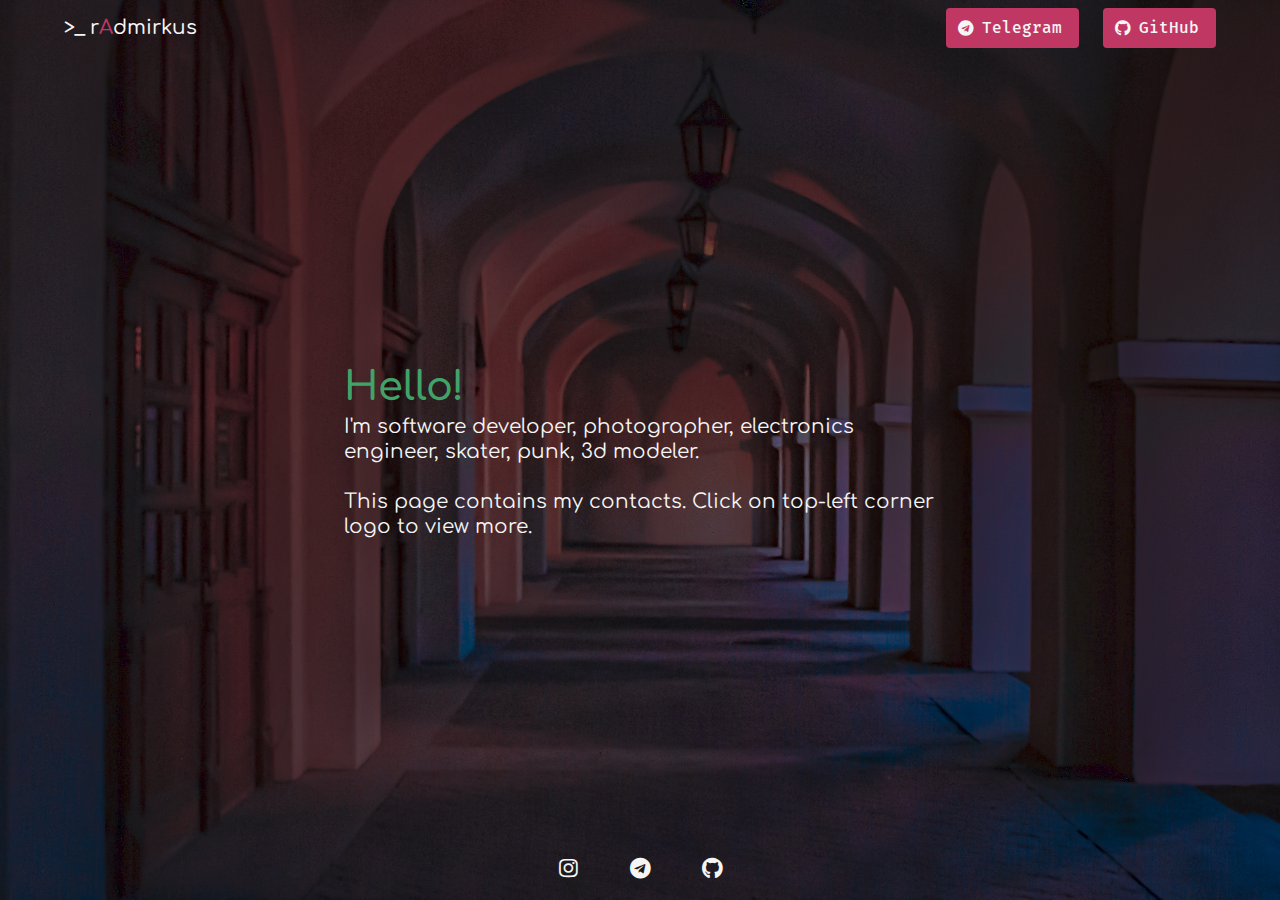
<file: index.html>
<!DOCTYPE html>
<html>
<head>
    <meta charset="utf-8">
    <meta name="viewport" content="width=device-width, initial-scale=1">
    <title>radmirkus</title>
    <link rel="stylesheet" href="css/bulma_styles.css">
    <link rel="stylesheet" href="css/styles.css">
    <link rel="stylesheet" href="resources/fontawesome-free-5.14.0-web/css/all.min.css">
    <style type="text/css">

        .hero {
            background: url(resources/pics/m_arc_kr_rebuilded.jpg) center / cover;
        }

        /*.hero {
            background: url(resources/pics/ryan-tang-ANJHXftvvJ8-unsplash.jpg) center / cover;
        }*/

        /*@media (max-width: 768px) {
            .hero {
                background: url(resources/pics/ryan-tang-ANJHXftvvJ8-unsplash2.webp) center / cover;
            }
        }*/
    </style>
</head>
<body>
    <section class="hero is-fullheight">
        <div class="hero-head">
            <div class="navbar">
                <div class="container">
                    <div class="navbar-brand is-size-5 has-text-weight-medium is-font-comforta-variable">
                        <a class="navbar-item" href="html/about.html" name="main">
                            >_ r
                            <span class="has-text-hibiscus">A</span>dmirkus
                        </a>

                        <!-- <div class="container navbar-item">
                             <a class="button is-hibiscus has-text-whitesmoke" href="html/about.html">
                                <span>About</span>
                            </a>
                        </div> -->
                        <!-- <a class="navbar-item" href=""><img src="resources/pics/other/logo_ver3.png" alt=""></a> -->
                    </div>
                    <!-- <div class="navbar-item">
                        <div class="tabs">
                            <ul>
                                <li><a href="about">About</a></li>
                            </ul>
                        </div>
                    </div> -->
                    <div class="navbar-menu">
                        <div class="navbar-end">
                            <!-- <div class="navbar-item"> -->
                                <!-- <a class="navbar-item is-hibiscus" href="https://t.me/notrademe">
                                    <span class="icon">
                                        <i class="fab fa-telegram"></i>
                                    </span>
                                    <span>Telegram</span>
                                </a>
                                <a class="navbar-item is-hibiscus" href="https://github.com/ideeockus">
                                    <span class="icon">
                                        <i class="fab fa-github"></i>
                                    </span>
                                    <span>GitHub</span>
                                </a> -->
                                <div class="navbar-item">
                                    <a class="button is-hibiscus has-text-whitesmoke" href="https://t.me/notrademe">
                                        <span class="icon">
                                            <i class="fab fa-telegram"></i>
                                        </span>
                                        <span>Telegram</span>
                                    </a>
                                </div>
                                <div class="navbar-item">
                                    <a class="button is-hibiscus has-text-whitesmoke" href="https://github.com/ideeockus">
                                        <span class="icon">
                                            <i class="fab fa-github"></i>
                                        </span>
                                        <span>GitHub</span>
                                    </a>
                                </div>
                            <!-- </div> -->
                        </div>
                    </div>
                </div>
            </div>
        </div>
        <div class="hero-body">
            <!-- <div class="container has-text-centered">
                <p class="title has-text-ocean_green">Hello,</p>
                <p class="subtitle has-text-whitesmoke">I'm software developer, UI/UX designer, photographer, 3d modeler and electronics engineer.</p>
            </div> -->
            <div class="column is-half is-offset-one-quarter">
                <p class="title has-text-ocean_green is-2">Hello!</p>
                <p class="subtitle is-font-comforta-variable">
                    I'm software developer, photographer, electronics engineer, skater, punk, 3d modeler.
                    <br><br>
                    This page contains my contacts. Click on top-left corner logo to view more.
                </p>
                <!-- <p class="text has-text-right is-font-comforta-variable"> <a href="html/about.html">more</a></p> -->
            </div>
        </div>
        <div class="hero-foot">
            <div class="tabs is-centered mb-3">
                <ul>
                    <li><a href="https://instagram.com/ideeockus">
                        <span class="icon"><i class="fab fa-lg fa-instagram"></i></span></a>
                    </li>

                    <!-- <li><a href="https://vk.com/radmirka74">
                        <span class="icon"><i class="fab fa-lg fa-vk"></i></span></a>
                    </li> -->

                    <!-- <li><a href="https://twitter.com/skyfaullt">
                        <span class="icon"><i class="fab fa-lg fa-twitter"></i></span></a>
                    </li> -->

                    <li><a href="https://t.me/notrademe">
                        <span class="icon"><i class="fab fa-lg fa-telegram"></i></span></a>
                    </li>

                    <li><a href="https://github.com/ideeockus">
                        <span class="icon"><i class="fab fa-lg fa-github"></i></span></a>
                    </li>
                </ul>
            </div>
        </div>
    </section>

    <!-- <section class="section has-background-ocean_green">
        <div class="columns">
            <div class="column has-text-centered is-two-thirds has-text-whitesmoke">
                <a href="" name="about"></a>
                <p class="subtitle has-text-electric_violet">About</p>
                <p>My name is Radmir. I am student of Kazan National Research Technical University. </p>
            </div>
        </div>
    </section>

    <section class="section has-background-hibiscus">
        <div class="columns">
            <div class="has-text-centered has-text-whitesmoke column is-two-thirds is-offset-one-third">
                <a href="" name="resume"></a>
                <p class="subtitle has-text-ripe_lemon">Resume</p>
                <p>Resume</p>
            </div>
        </div>
    </section>

    <section class="section has-background-electric_violet">
        <div class="columns">
            <div class="column has-text-centered is-two-thirds has-text-whitesmoke">
                <a href="" name="projects"></a>
                <p class="subtitle has-text-ocean_green">Projects</p>
                <p>Projects list </p>
            </div>
        </div>
    </section> -->

    <!-- <section class="section">
        <div class="columns">
            <div class="column is-offset-one-third has-text-centered is-two-thirds">
                <a href="" name="skills"></a>
                <p class="subtitle has-text-hibiscus">Skills</p>
                <p>Skills</p>
            </div>
        </div>
    </section> -->

    <!-- <a href="https://app.testdome.com/cert/ca5af9ba9b0f4303b0feee4c3296dc17">Python Certificate</a> -->

<!--     <section class="section">
        <div class="columns">
            <div class="column is-half">
                <div class="panel is-ocean_green has-text-centered">
                    <p class="panel-heading">
                        About me
                    </p>
                    <div class="panel-block">
                        <a href="" name="about"></a>
                        <p class="has-text-whitesmoke">My name is Radmir. I am student of Kazan National Research Technical University.</p>
                    </div>
                </div>
            </div>
    </section>

    <section class="section">
        <div class="columns">
            <div class="column is-offset-half is-half">
                <div class="panel is-electric_violet has-text-centered">
                    <p class="panel-heading">
                        Resume
                    </p>
                    <div class="panel-block">
                        <a href="" name="skills"></a>
                        <p class="has-text-whitesmoke">My resume</p>
                    </div>
                </div>
            </div>
    </section>

    <section class="section">
        <div class="columns">
            <div class="column is-half">
                <div class="panel is-hibiscus has-text-centered">
                    <p class="panel-heading">
                        Projects
                    </p>
                    <div class="panel-block has-text-whitesmoke">
                        <div class="container has-text-centered">
                            <a href="" name="skills"></a>
                            <ul>
                                <li>
                                    A simple game in vk. <a href="https://vk.com/app6159837_174471630">PLAY</a>
                                </li>
                                <li>
                                    Another
                                </li>
                            </ul>
                        </div>
                    </div>
                </div>
            </div>
    </section>

    <section class="section">
        <div class="columns">
            <div class="column is-offset-half is-half">
                <div class="panel is-ripe_lemon has-text-centered">
                    <p class="panel-heading">
                        Skills
                    </p>
                    <div class="panel-block has-text-whitesmoke">
                        <a href="" name="skills"></a>
                        <span class="tag is-medium mx-1">JavaScript</span>
                        <span class="tag is-medium mx-1">HTML</span>
                        <span class="tag is-medium mx-1">CSS</span>
                        <span class="tag is-medium mx-1">Python</span>
                        <span class="tag is-medium mx-1">Linux Skills</span>
                        <span class="tag is-medium mx-1">VUE.js</span>
                        <span class="tag is-medium mx-1">Bulma</span>
                        <span class="tag is-medium mx-1">Node.js</span>
                    </div>
                </div>
            </div>
    </section>


    <section class="section">
        <div class="level">
            <div class="level-left"></div>
            <div class="level-rigth">
                <div class="container">
                    <div class="level-item">
                        <a class="button is-hibiscus" href="#main">Contacts</a>
                    </div>
                </div>
            </div>
        </div>
    </section>


    <footer class="section">
        <div class="content">
            <a class="is-pulled-right" href="https://bulma.io">
                <img src="resources/pics/made-with-bulma--semiwhite.png" alt="Made with Bulma" width="128" height="24">
            </a>
            
        </div>
    </footer> -->
</body>
</html>
</file>
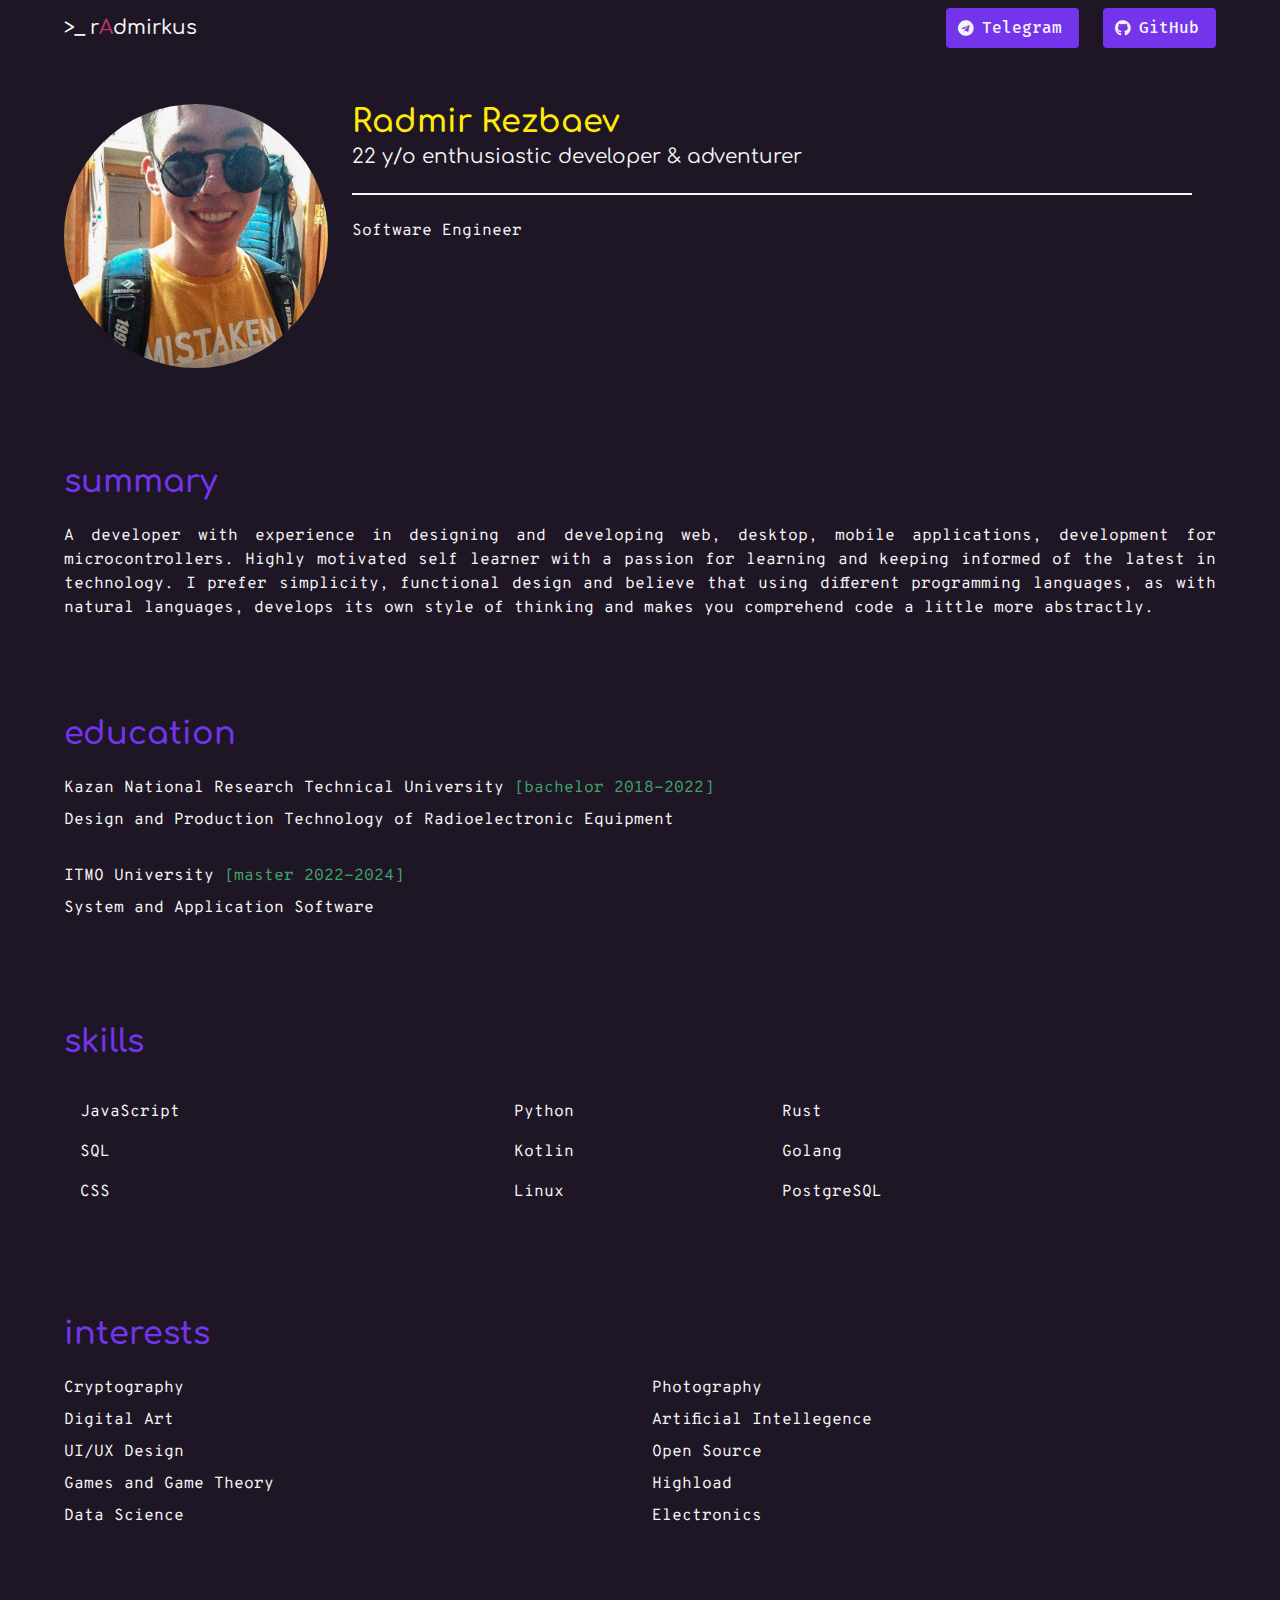
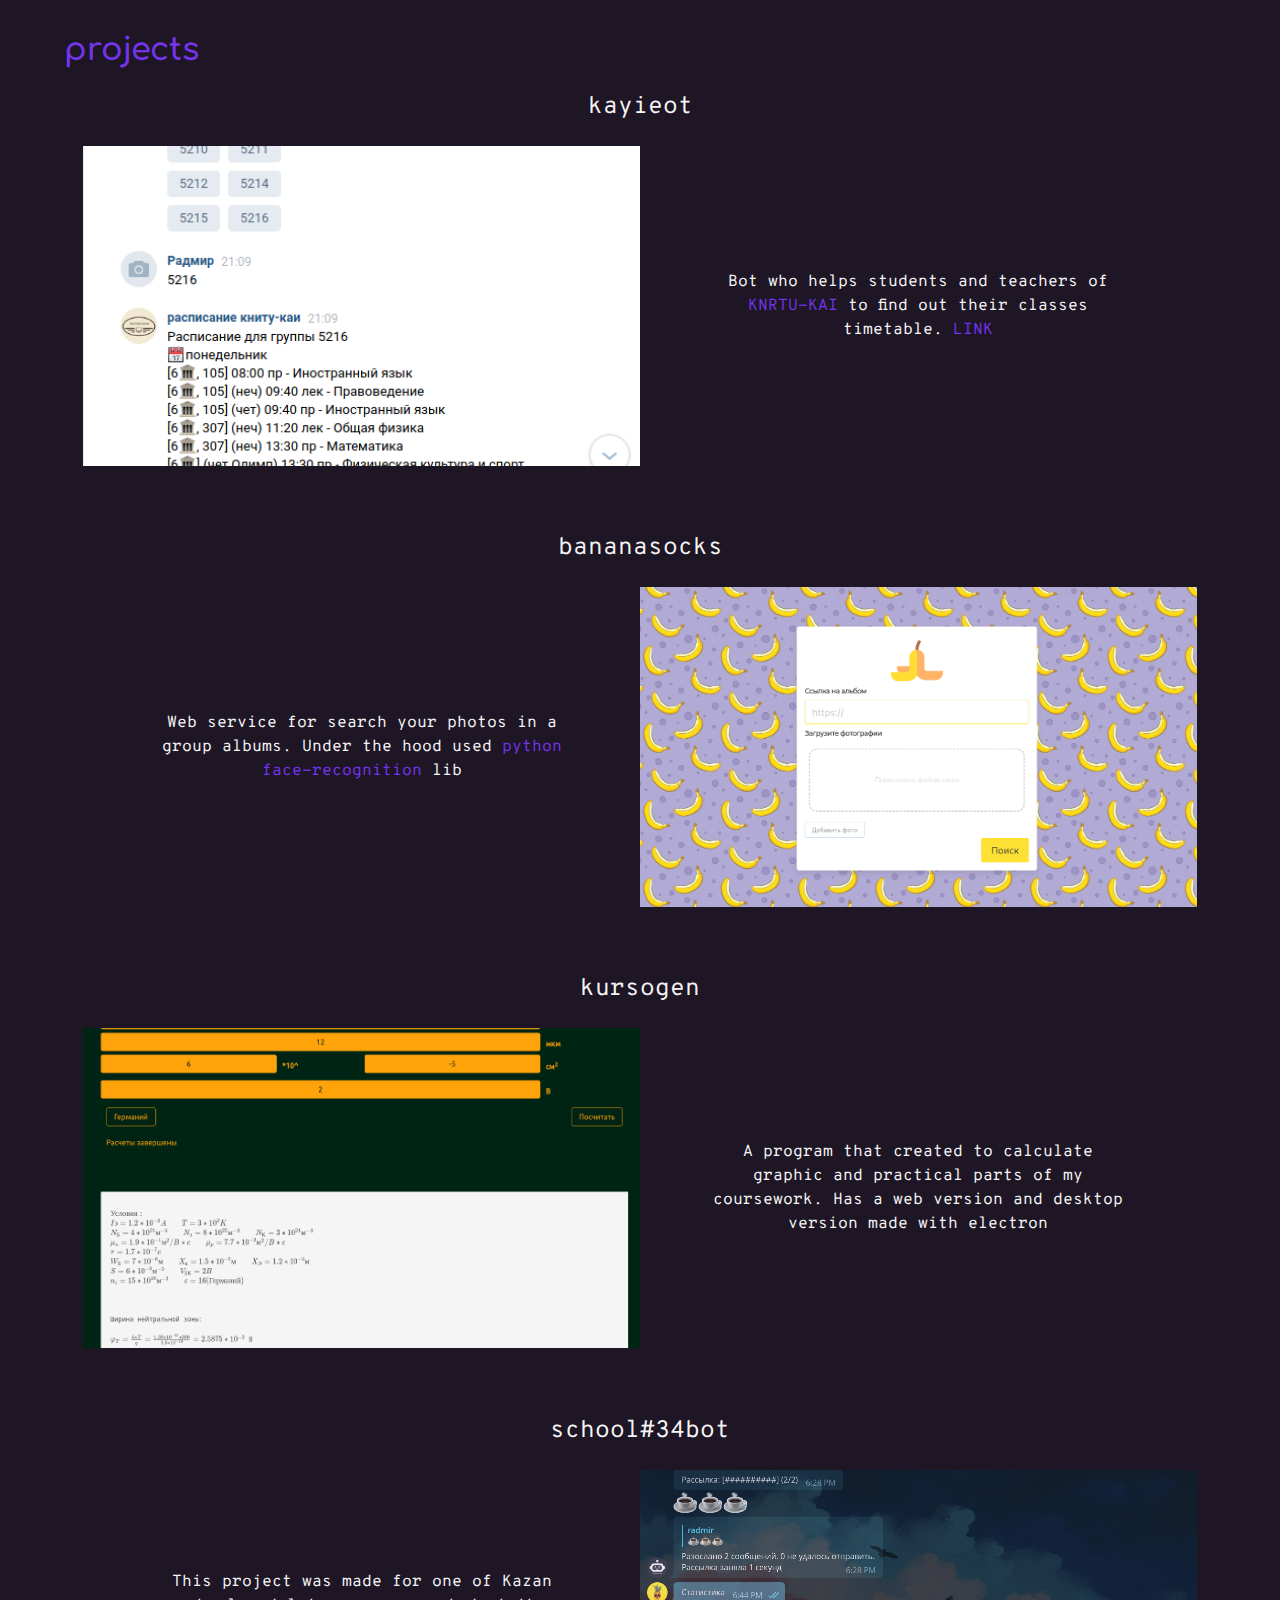
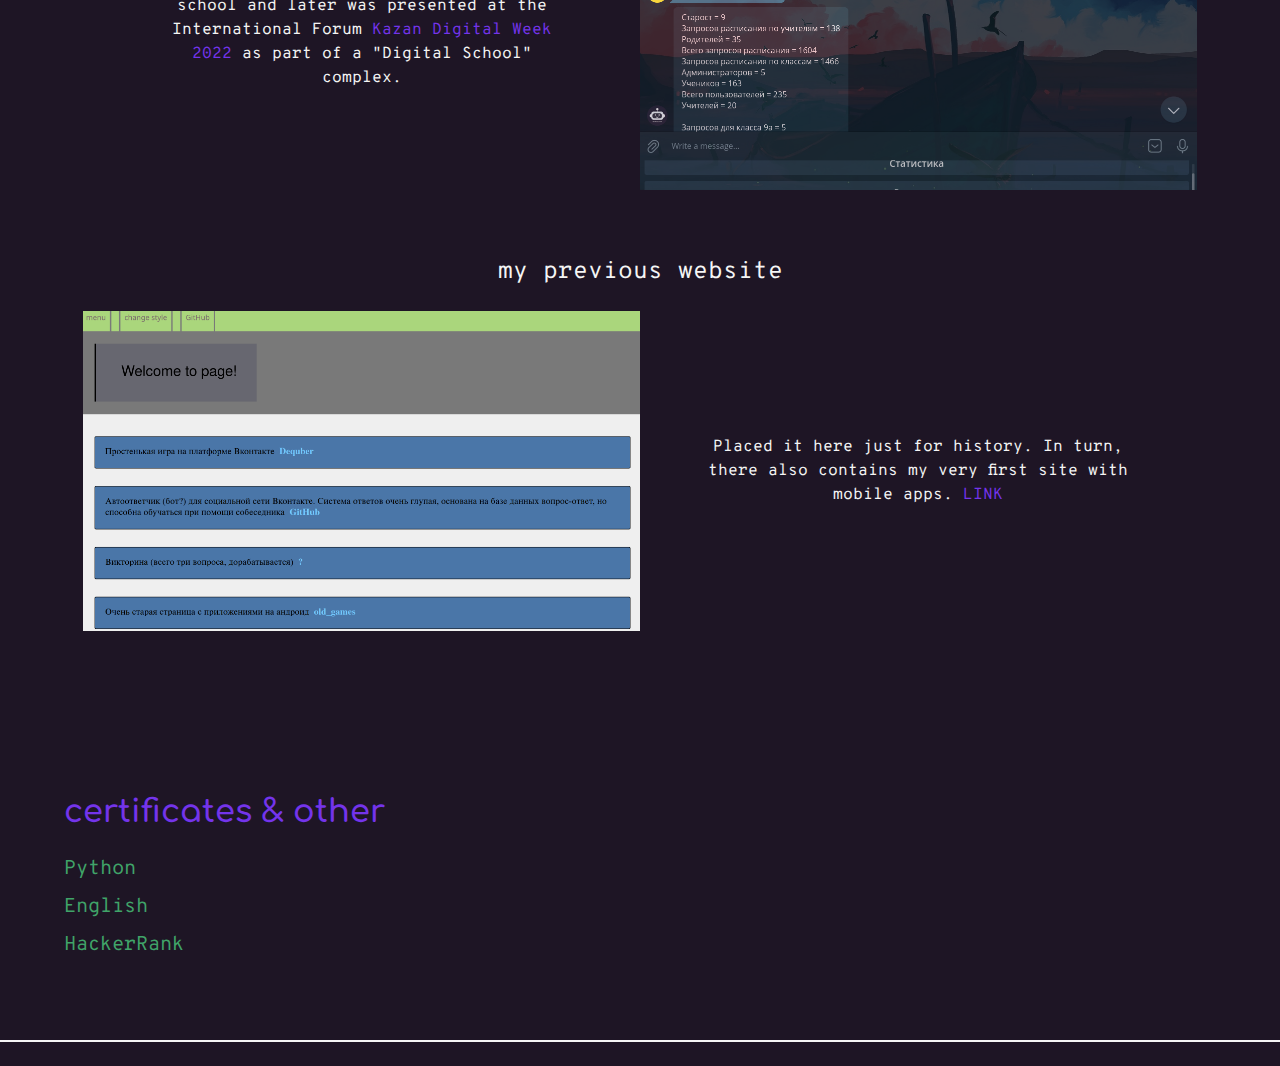
<file: html/about.html>
<!DOCTYPE html>
<html lang="en">
<head>
    <meta charset="UTF-8">
    <meta name="viewport" content="width=device-width, initial-scale=1.0">
    <title>radmirkus | about</title>
    <link rel="stylesheet" href="../css/bulma_styles.css">
    <link rel="stylesheet" href="../css/styles.css">
    <link rel="stylesheet" href="../resources/fontawesome-free-5.14.0-web/css/all.min.css">
    <link rel="stylesheet" href="../css/about.css">
</head>
<body>

    <div class="navbar is-bunker">
        <div class="container">
            <div class="navbar-brand is-size-5 has-text-weight-medium is-font-comforta-variable">
                <a class="navbar-item" href="../index.html" name="main">
                    >_ r
                    <span class="has-text-hibiscus">A</span>dmirkus
                </a>
            </div>
            <div class="navbar-menu">
                <div class="navbar-end">
                        <div class="navbar-item">
                            <a class="button is-electric_violet has-text-whitesmoke" href="https://t.me/notrademe">
                                <span class="icon">
                                    <i class="fab fa-telegram"></i>
                                </span>
                                <span>Telegram</span>
                            </a>
                        </div>
                        <div class="navbar-item">
                            <a class="button is-electric_violet has-text-whitesmoke" href="https://github.com/ideeockus">
                                <span class="icon">
                                    <i class="fab fa-github"></i>
                                </span>
                                <span>GitHub</span>
                            </a>
                        </div>
                    <!-- </div> -->
                </div>
            </div>
        </div>
    </div>

<!-- photo and name -->
<section class="section">
    <div class="container">
        <div class="container columns">
            <div class="column is-3">
                <figure class="image is-square is-hidden-mobile">
                    <img src="../resources/pics/yellow_warm_glass.jpg" alt="" class="is-rounded">
                </figure>
                <figure class="image container is-hidden-tablet is-128x128">
                    <img src="../resources/pics/yellow_warm_glass.jpg" alt="" class="is-rounded">
                </figure>
                
            </div>
            <div class="column is-9">
                <p class="title has-text-ripe_lemon">Radmir Rezbaev </p>
                <p class="subtitle is-font-comforta-variable">22 y/o enthusiastic developer & adventurer</p>
                <hr>
                Software Engineer
            </div>
        </div>
    </div>
</section>

<!-- Summary -->
<section class="section">
    <div class="container">
        <p class="title has-text-electric_violet">summary</p>
        <p align="justify">
            A developer with experience in designing and developing web, desktop, mobile applications, development for microcontrollers. Highly motivated self learner with a passion for learning and keeping informed of the latest in technology. I prefer simplicity, functional design and believe that using different programming languages, as with natural languages, develops its own style of thinking and makes you comprehend code a little more abstractly.
        </p>
    </div>
</section>

<!-- Education -->
<section class="section">
    <div class="container">
        <p class="title has-text-electric_violet">education</p>
        <ul>
            <li>Kazan National Research Technical University <span class="has-text-ocean_green">[bachelor 2018-2022]</span></li>
            <li>Design and Production Technology of Radioelectronic Equipment</li>
            <br>
            <li>ITMO University <span class="has-text-ocean_green">[master 2022-2024]</span></li>
            <li>System and Application Software</li>
        </ul>
    </div>
</section>

<!-- <section class="section">
    <div class="container">
        <p class="title has-text-electric_violet">Skills and experience</p>
        <hr>
        <span class="tag is-medium mx-1 my-1 is-electric_violet">JavaScript</span>
        <span class="tag is-medium mx-1 my-1 is-electric_violet">Node.js</span>
        <span class="tag is-medium mx-1 my-1 is-electric_violet">HTML</span>
        <span class="tag is-medium mx-1 my-1 is-electric_violet">CSS</span>
        <span class="tag is-medium mx-1 my-1 is-electric_violet">Python</span>
        <span class="tag is-medium mx-1 my-1 is-electric_violet">Linux Skills</span>
         <span class="tag is-medium mx-1 my-1 is-electric_violet">Rust</span>
    </div>
</section> -->

<!-- Skills -->
<section class="section">
    <div class="container">
        <p class="title has-text-electric_violet">skills</p>
        <table>
            <tbody>
                <tr>
                    <td>JavaScript</td>
                    <td>Python</td>
                    <td>Rust</td>
                </tr>
                <tr>
                    <td>SQL</td>
                    <td>Kotlin</td>
                    <td>Golang</td>
                </tr>
                <tr>
                    <td>CSS</td>
                    <td>Linux</td>
                    <td>PostgreSQL</td>
                </tr>
            </tbody>
        </table>
    </div>
</section>

<!-- Interests -->
<section class="section">
    <div class="container">
        <!-- <hr> -->
        <p class="title has-text-electric_violet">interests</p>
        <div class="columns is-mobile">
            <div class="column">
                <ul>
                <li>Cryptography</li>
                <li>Digital Art</li>
                <li>UI/UX Design</li>
                <li>Games and Game Theory</li>
                <li>Data Science</li>
                </ul>
            </div>
            <div class="column">
                <ul>
                <li>Photography</li>
                <li>Artificial Intellegence</li>
                <li>Open Source</li>
                <li>Highload</li>
                <li>Electronics</li>
                </ul>
            </div>
        </div>
    </div>
</section>

<!-- New "Projects" section -->
<section class="section">
    <div class="container">
        <p class="title has-text-electric_violet">projects</p>
        <div id="projects_container">
            <!-- kayieot project -->
            <div class="project_div">
                <p class="subtitle has-text-centered is-4">
                    <a class="has-text-whitesmoke" href="https://github.com/ideeockus/kayieot" target="_blank">kayieot</a>
                </p>
                <div class="project_item">
                    <img src="../resources/pics/projects_pic/kayieot_1.png" alt="screen from vk bot" class="image">
                    <div><p class="has-text-centered">Bot who helps students and teachers of <a class="has-text-electric_violet" href="https://kai.ru/main">KNRTU-KAI</a> to find out their classes timetable. <a class="has-text-electric_violet" href="https://vk.com/kai_rasp">LINK</a></p></div>
                </div>
            </div>

            <!-- bananasocks project -->
            <div class="project_div">
                <p class="subtitle has-text-centered is-4">
                    <a class="has-text-whitesmoke" href="https://github.com/homoNOTsapiens/bananasocks" target="_blank">bananasocks</a>
                </p>
                <div class="project_item">
                    <div><p class="has-text-centered">Web service for search your photos in a group albums. Under the hood used <a class="has-text-electric_violet" href="https://face-recognition.readthedocs.io/en/latest/readme.html">python face-recognition</a> lib</p></div>
                    <img src="../resources/pics/projects_pic/bnnscks_screen.png" alt="bananasocks screenshot" class="image">
                </div>
            </div>

            <!-- kursogen project -->
            <div class="project_div">
                <p class="subtitle has-text-centered is-4">
                    <a class="has-text-whitesmoke" href="https://github.com/ideeockus/kursogen_desktop" target="_blank">kursogen</a>
                </p>
                <div class="project_item">
                    <img src="../resources/pics/projects_pic/kursogen_2.png" alt="kursogen screenshot" class="image">
                    <div><p class="has-text-centered">A program that created to calculate graphic and practical parts of my coursework. Has a web version and desktop version made with electron</p></div>
                </div>
            </div>

            <!-- school#34bot project -->
            <div class="project_div">
                <p class="subtitle has-text-centered is-4">
                    <a class="has-text-whitesmoke" href="https://github.com/ideeockus/tg_school_bot" target="_blank">school#34bot</a>
                </p>
                <div class="project_item">
                    <div><p class="has-text-centered">This project was made for one of Kazan school and later was presented at the International Forum <a class="has-text-electric_violet" href="https://kazandigitalweek.com">Kazan Digital Week 2022</a> as part of a "Digital School" complex.</p></div>
                    <img src="../resources/pics/projects_pic/tg_school_bot_screen.png" alt="screenshot of a telegram bot" class="image">
                </div>
            </div>

            <!-- <hr style="height: 1px; width: 50vw; margin-left: auto; margin-right: auto;"> -->
            <!-- old_website project -->
            <div class="project_div">
                <p class="subtitle has-text-centered is-4">
                    <!-- <a href="https://github.com/ideeockus/tg_school_bot" target="_blank">my previous website</a> -->
                    my previous website
                </p>
                <div class="project_item">
                    <img src="../resources/pics/projects_pic/radmirkus_surge_sh_1.png" alt="my website screenshot" class="image">
                    <div><p class="has-text-centered">Placed it here just for history. In turn, there also contains my very first site with mobile apps. <a class="has-text-electric_violet" href="https://radmirkus.surge.sh/">LINK</a></p></div>
                </div>
            </div>
            <!-- <div class="project_div">
                <p class="text has-text-right is-size-5">and other ...</p>
                <p class="text has-text-right is-size-6">in the future</p>
            </div> -->
        </div>
    </div>
</section>

<!-- Certificates -->
<section class="section">
    <div class="container">
        <p class="title has-text-electric_violet">certificates & other</p>
        <!-- <hr> -->
        <ul>
            <li>
                <a class="has-text-ocean_green is-size-5" href="https://app.testdome.com/cert/ca5af9ba9b0f4303b0feee4c3296dc17">Python</a>
            </li>
            <li>
                <a class="has-text-ocean_green is-size-5" href="https://www.efset.org/cert/L2mvZj">English</a>
            </li>
            <li>
                <a class="has-text-ocean_green is-size-5" href="https://www.hackerrank.com/radmirka745">HackerRank</a>
            </li>
        </ul>
    </div>
</section>

<hr>

<!-- <section class="section">
    <div class="container">
        <p class="is-size-6">
            This page is incomplete and probably it will redone and supplemented.
            <a class="has-text-electric_violet" href="../index.html">Main page with my contacts</a>
        </p>
    </div>
</section> -->

</body>
</html>
</file>
<file: css/styles.css>
@font-face {
    font-family: 'FiraMono-Medium';
    src: url("../resources/FiraMono-Medium.ttf");
}

@font-face {
    font-family: 'OverpassMono-VariableFont_wght';
    src: url("../resources/OverpassMono-VariableFont_wght.ttf");
}

@font-face {
    font-family: 'Comfortaa-VariableFont_wght';
    src: url("../resources/Comfortaa-VariableFont_wght.ttf");
}

/*palette
  <color name="Rose Ebony" hex="583A3C" r="88" g="58" b="60" />
  <color name="Space Cadet" hex="273451" r="39" g="52" b="81" />
  <color name="Smoky Black" hex="131112" r="19" g="17" b="18" />
  <color name="Raisin Black" hex="28202D" r="40" g="32" b="45" />
  <color name="Caput Mortuum" hex="512A2B" r="81" g="42" b="43" />
palette*/

.is-font-comforta-variable {
  font-family: 'Comfortaa-VariableFont_wght', sans-serif;
}

.is-font-overpass-mono {
  font-family: 'OverpassMono-VariableFont_wght', sans-serif;
}

.button {
  font-family: 'FiraMono-Medium', sans-serif;
}

.title {
  font-family: 'Comfortaa-VariableFont_wght', sans-serif;
}
</file>
<file: css/about.css>
body {
  font-family: 'OverpassMono-VariableFont_wght', sans-serif;
}

/* Mobile based style */
table {
  width:  100%;
  border-spacing: 1em;
  border-collapse: separate;
}

li {
  margin-bottom: 0.5em;
}

#projects_container {
  display:  flex;
  flex-direction: column;
}

.project_div {
  margin-bottom: 0em;
}

.project_item {
  display: flex;
  flex-direction: column;
  /*flex-wrap: wrap;*/
  align-items: center;
  justify-content: space-around;
  margin: 0 1.2em 1.2em 1.2em;
}

.project_item img {
  flex: 1;
  min-width: 45%;
  max-height: 20em;
  object-fit: cover;
  object-position: 50% 50%;
}

/*.project_item img:hover {
  flex: 1;
  max-height: 20em;
  border:  3px solid #7434EB;
}*/

.project_item div {
  flex: 1;
  /*margin: 1.2em;*/
  min-width: 45%;
}

.project_item div p {
    padding: 1em;
}

/*.project_item img {
  border-radius: 0px;
  height: 300px;
  margin-left: auto;
  margin-right: auto;
}*/

@media (orientation: portrait) {
  .project_item img {
    order: 1;
  }
  .project_item div {
    order: 2;
  }
}

@media (orientation:  landscape) {
  .project_item {
    flex-direction: row;
  }
}

/*!* Larger than tablet screen *!*/
@media (min-width: 80.0rem) {
  .project_div {
    margin-bottom: 3em;
  }

  .project_item div p {
    padding: 4em;
}
}

 /*style="border-radius: 0px; width: 500px; margin-left: auto; margin-right: auto;"*/
</file>
